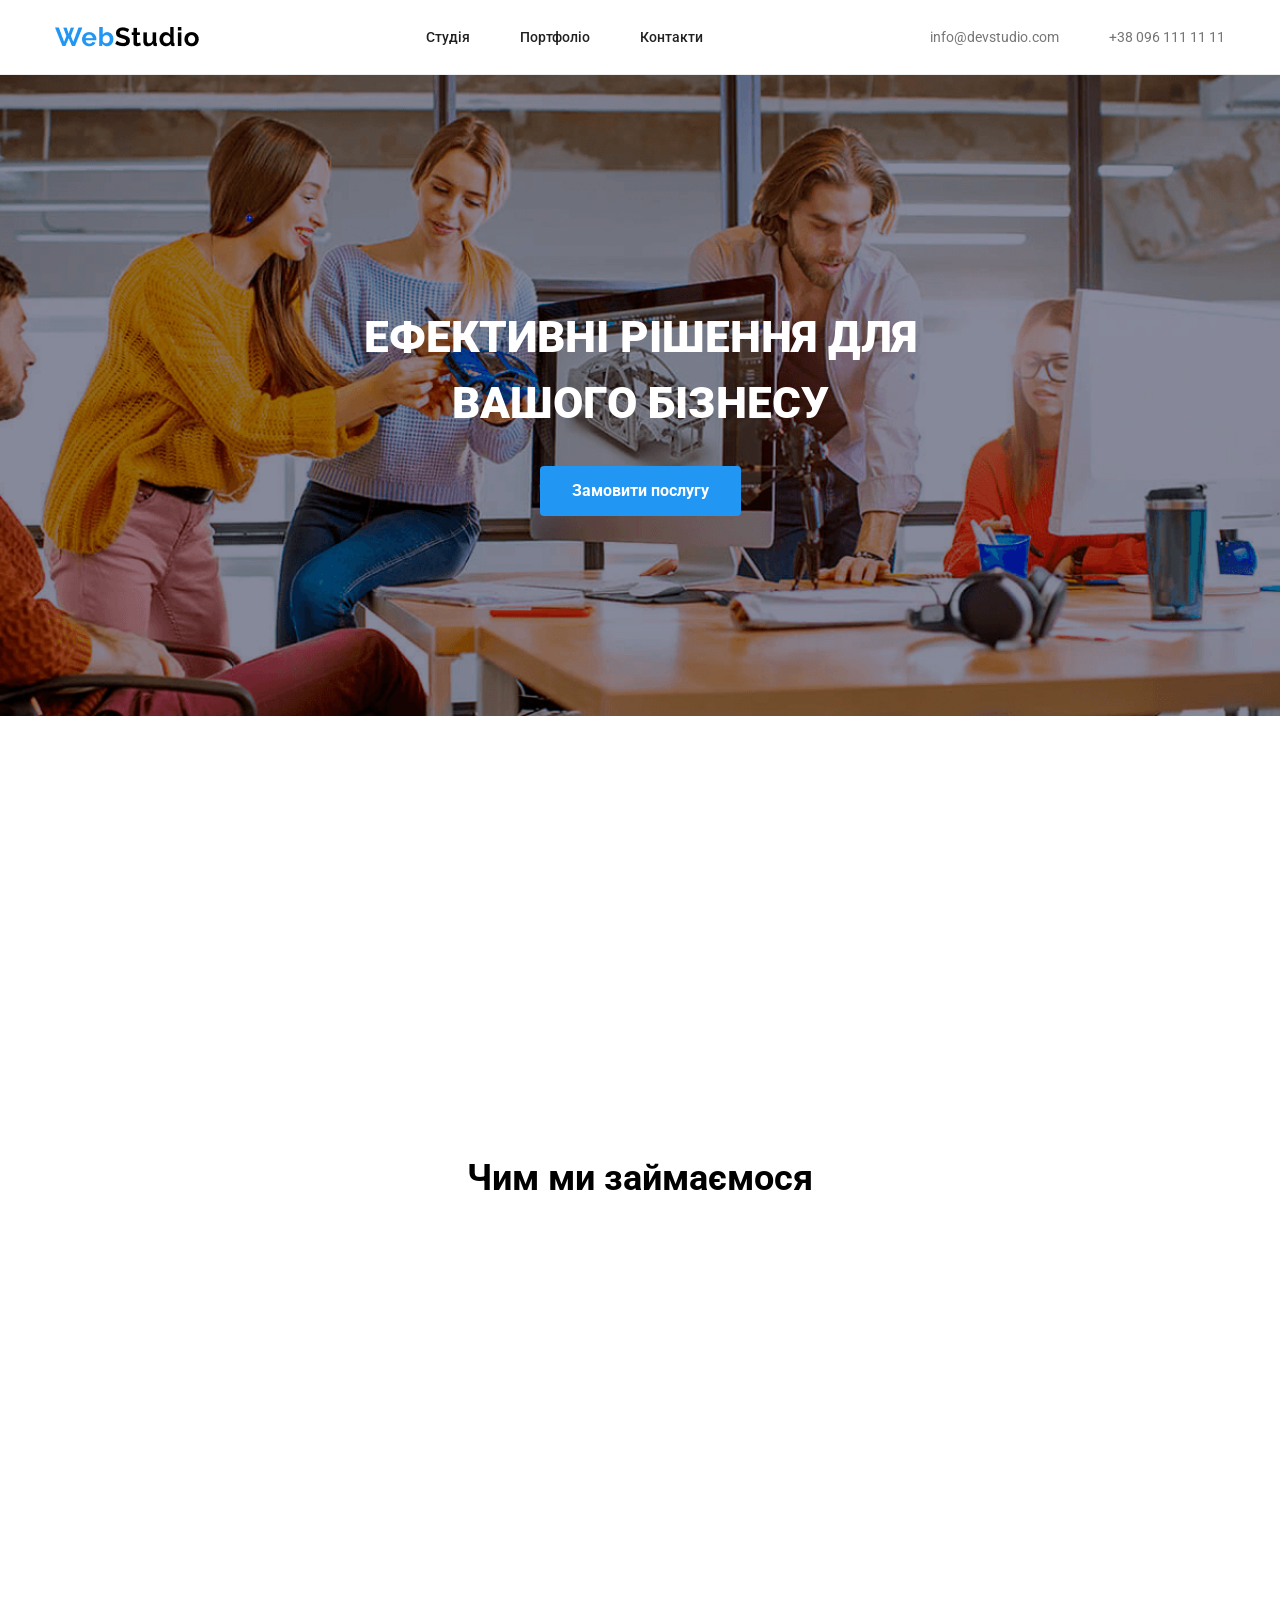
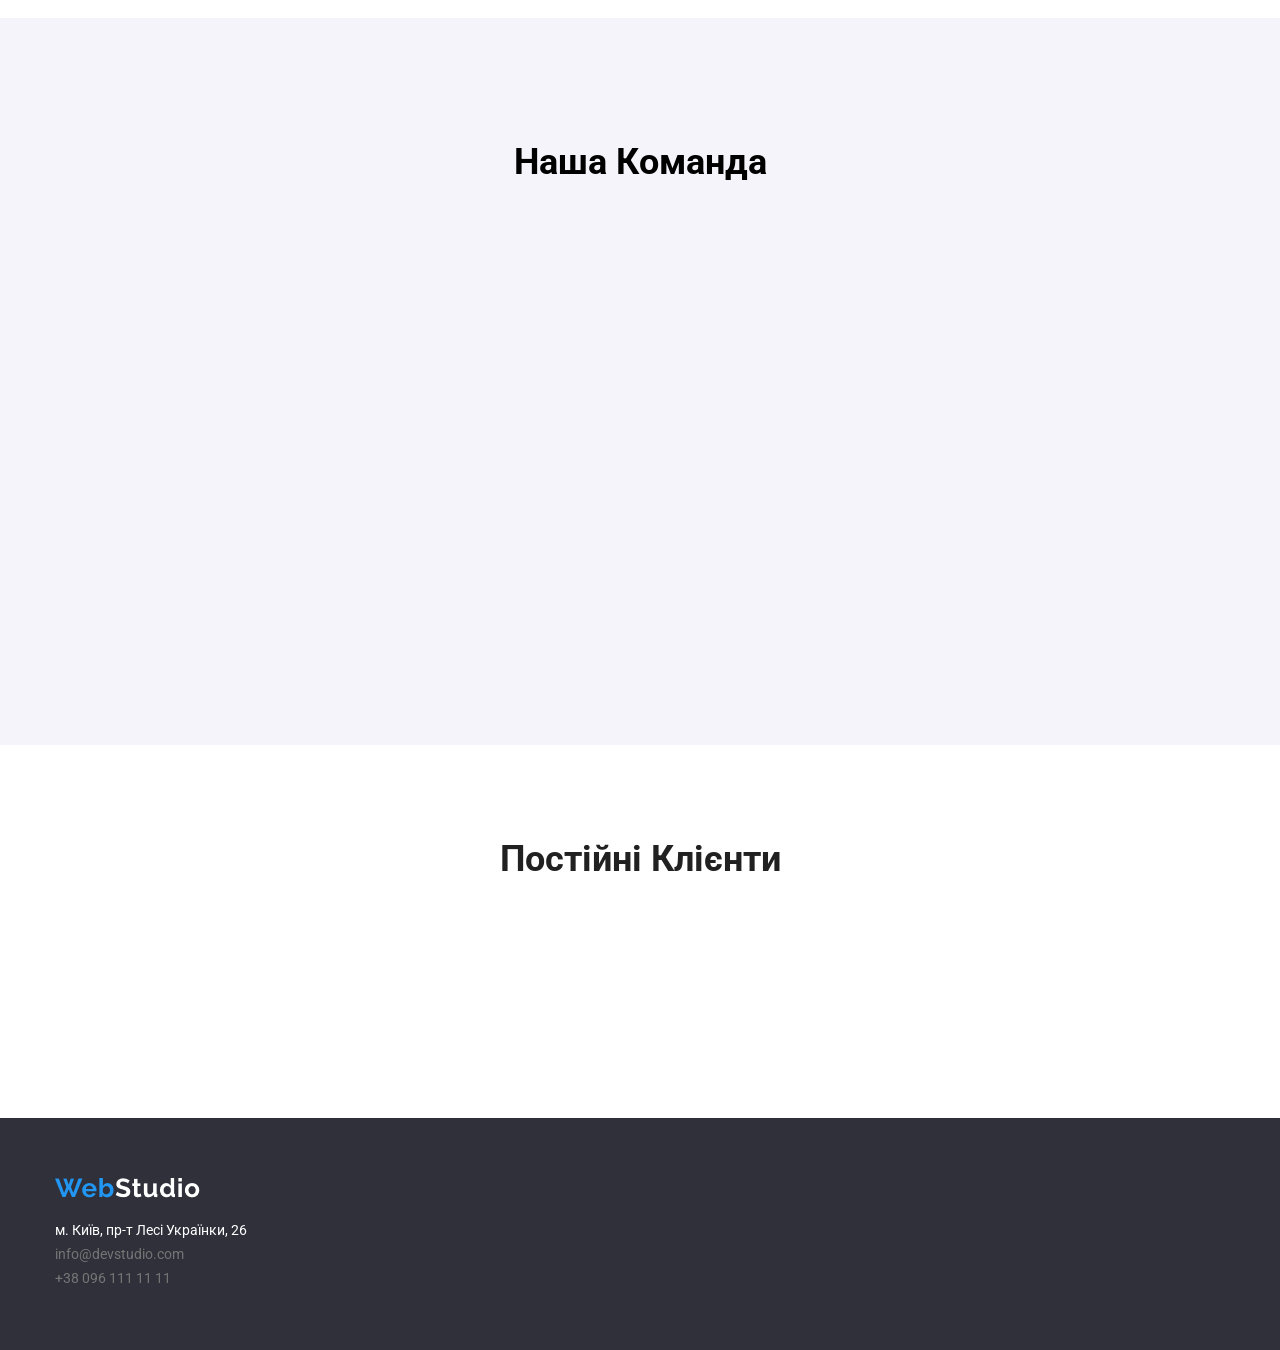
<file: index.html>
<!DOCTYPE html>
<html lang="en">

<head>
    <meta charset="UTF-8">
    <meta name="viewport" content="width=device-width, initial-scale=1.0">
    <!-- <link rel="stylesheet" href="https://meyerweb.com/eric/tools/css/reset/reset200802.css"> -->
    <link rel="stylesheet" href="normalize.css">
    <link rel="preconnect" href="https://fonts.googleapis.com">
    <link rel="preconnect" href="https://fonts.gstatic.com" crossorigin>
    <link href="https://fonts.googleapis.com/css2?family=Roboto:ital,wght@0,100..900;1,100..900&display=swap"
        rel="stylesheet">
    <link href="https://unpkg.com/aos@2.3.1/dist/aos.css" rel="stylesheet">
    <link rel="stylesheet" href="style.css">
    <title>Web Studio</title>
</head>

<body>
    <header>
        <div class="container header-flex">
            <img src="Images/WebStudio.png" alt="" class="logo">
            <nav class="Navigation">
                <ul class="Navigation-List" id="site-navigation">
                    <li><a class="Navigation-Link" data-aos="fade-right" href="index.html">Студія</a></li>
                    <li><a class="Navigation-Link" data-aos="fade-right" data-aos-delay="300"
                            href="portfolio.html">Портфоліо</a></li>
                    <li><a class="Navigation-Link" data-aos="fade-right" data-aos-delay="600" href="">Контакти</a></li>
                </ul>
            </nav>
            <ul class="contacts">
                <li><a class="contact-link" href="mailto:info@devstudio.com">info@devstudio.com</a></li>
                <li><a class="contact-link" href="tel:+38 096 111 11 11">+38 096 111 11 11</a></li>
            </ul>

            <button class="burger-btn" id="burger-btn" aria-label="Відкрити меню" aria-expanded="false"
                aria-controls="site-navigation">
                <span class="burger-line"></span>
                <span class="burger-line"></span>
                <span class="burger-line"></span>
            </button>
        </div>
    </header>
    <main>
        <section class="effectivesolutions" data-aos="fade-down">
            <div class="container effects-flex" data-aos="fade-down" data-aos-delay="300">
                <h1 class="effects-title">Ефективні рішення для вашого бізнесу</h1>
                <button class="effects-button">Замовити послугу</button>
            </div>
        </section>
        <section class="purpose">
            <div class="container">
                <ul class="purpose-list">
                    <li class="purpose-item" data-aos="fade-right">
                        <h3 class="purpose-title">УВАГА ДО ДЕТАЛЕЙ</h3>
                        <p class="purpose-text">Ідейні міркування, і навіть початок повсякденної роботи з формування
                            позиції.</p>
                    </li>
                    <li class="purpose-item" data-aos="fade-right" data-aos-delay="300">
                        <h3 class="purpose-title">ПУНКТУАЛЬНІСТЬ</h3>
                        <p class="purpose-text">Завдання організації, особливо рамки і місце навчання кадрів тягне у
                            себе.
                        </p>
                    </li>
                    <li class="purpose-item" data-aos="fade-right" data-aos-delay="600">
                        <h3 class="purpose-title">ПЛАНУВАННЯ</h3>
                        <p class="purpose-text">Так само консультація з широким активом значною мірою зумовлює.</p>
                    </li>
                    <li class="purpose-item" data-aos="fade-right" data-aos-delay="900">
                        <h3 class="purpose-title">СУЧАСНІ ТЕХНОЛОГІЇ</h3>
                        <p class="purpose-text">Значимість цих проблем настільки очевидна, що реалізація планових
                            завдань.
                        </p>
                    </li>
                </ul>
            </div>
        </section>
        <section class="work">
            <div class="container">
                <h2 class="work-title">Чим ми займаємося
                </h2>
                <ul class="work-list">
                    <li> <img src="Images/img.png" alt="" class="work-image" data-aos="fade-right" data-aos-delay="600">
                    </li>
                    <li> <img src="Images/box 2.png" alt="" class="work-image" data-aos="fade-up" data-aos-delay="1200">
                    </li>
                    <li> <img src="Images/box 3.png" alt="" class="work-image" data-aos="fade-left"
                            data-aos-delay="900">
                    </li>
                </ul>
        </section>
        <section class="team">
            <div class="container">
                <h2 class="team-title"> Наша Команда</h2>
                <ul class="team-list">
                    <li class="team-people" data-aos="fade-up" data-aos-delay="300"><img src="Images/img (1).png" alt=""
                            class="team-photo">
                        <h4 class="team-name">Ігор Дем'яненко</h4>
                        <p class="job">Product Designer</p>
                        <div class="social-list">
                            <a class="social-link" href="#"><svg class="social-item">
                                    <use class="social-media" href="/Images/symbol-defs.svg#instagram2"></use>
                                </svg></a>
                            <a class="social-link" href="#"> <svg class="social-item">
                                    <use class="social-media" href="/Images/symbol-defs.svg#twitter1"></use>
                                </svg></a>
                            <a class="social-link" href=""><svg class="social-item">
                                    <use class="social-media" href="/Images/symbol-defs.svg#facebook1"></use>
                                </svg></a>
                            <a class="social-link" href="#"><svg class="social-item">
                                    <use class="social-media" href="/Images/symbol-defs.svg#linkedin1"></use>
                                </svg></a>
                        </div>
                    </li>
                    <li class="team-people" data-aos="fade-down" data-aos-delay="600"><img src="Images/img (1).jpg"
                            alt="" class="team-photo">
                        <h4 class="team-name">Ольга Репіна</h4>
                        <p class="job">Frontend Developer </p>
                         <div class="social-list">
                            <a  class="social-link" href="#"><svg class="social-item">
                                    <use class="social-media" href="/Images/symbol-defs.svg#instagram2"></use>
                                </svg></a>
                            <a class="social-link" href="#"> <svg class="social-item">
                                    <use class="social-media" href="/Images/symbol-defs.svg#twitter1"></use>
                                </svg></a>
                            <a class="social-link" href=""><svg class="social-item">
                                    <use class="social-media" href="/Images/symbol-defs.svg#facebook1"></use>
                                </svg></a>
                            <a class="social-link" href="#"><svg class="social-item">
                                    <use class="social-media" href="/Images/symbol-defs.svg#linkedin1"></use>
                                </svg></a>
                        </div>
                    </li>
                    <li class="team-people" data-aos="fade-up" data-aos-delay="900"><img src="Images/img (2).jpg" alt=""
                            class="team-photo">
                        <h4 class="team-name">Микола Тарасов</h4>
                        <p class="job">Marketing</p>
                         <div class="social-list">
                            <a  class="social-link" href="#"><svg class="social-item">
                                    <use class="social-media" href="/Images/symbol-defs.svg#instagram2"></use>
                                </svg></a>
                            <a class="social-link" href="#"> <svg class="social-item">
                                    <use class="social-media" href="/Images/symbol-defs.svg#twitter1"></use>
                                </svg></a>
                            <a class="social-link" href=""><svg class="social-item">
                                    <use class="social-media" href="/Images/symbol-defs.svg#facebook1"></use>
                                </svg></a>
                            <a class="social-link" href="#"><svg class="social-item">
                                    <use class="social-media" href="/Images/symbol-defs.svg#linkedin1"></use>
                                </svg></a>
                        </div>
                    </li>
                    <li class="team-people" data-aos="fade-down" data-aos-delay="1200"><img src="Images/img (3).jpg"
                            alt="" class="team-photo">
                        <h4 class="team-name">Махайло Єрмаков</h4>
                        <p class="job">UI Designer</p>
                         <div class="social-list">
                            <a class="social-link" href="#"><svg class="social-item">
                                    <use class="social-media" href="/Images/symbol-defs.svg#instagram2"></use>
                                </svg></a>
                            <a class="social-link" href="#"> <svg class="social-item">
                                    <use class="social-media" href="/Images/symbol-defs.svg#twitter1"></use>
                                </svg></a>
                            <a class="social-link" href=""><svg class="social-item">
                                    <use class="social-media" href="/Images/symbol-defs.svg#facebook1"></use>
                                </svg></a>
                            <a class="social-link" href="#"><svg class="social-item">
                                    <use class="social-media" href="/Images/symbol-defs.svg#linkedin1"></use>
                                </svg></a>
                        </div>
                    </li>
                </ul>
            </div>
        </section>
    </main>
    <section class="clients">
        <div class="container">
            <h2 class="client-title">Постійні Клієнти</h2>
            <ul class="client-list">
                <li data-aos="fade-up" data-aos-delay="300"><img src="./Images/Logo (1).png" alt="Client 1"
                        class="client-image"></li>
                <li data-aos="fade-down" data-aos-delay="600"><img src="./Images/Logo (2).png" alt="Client 2"
                        class="client-image"></li>
                <li data-aos="fade-up" data-aos-delay="900"><img src="./Images/Logo (3).png" alt="Client 3"
                        class="client-image"></li>
                <li data-aos="fade-down" data-aos-delay="1200"><img src="./Images/Logo (4).png" alt="Client 4"
                        class="client-image"></li>
                <li data-aos="fade-up" data-aos-delay="1500"><img src="./Images/Logo (5).png" alt="Client 5"
                        class="client-image"></li>
                <li data-aos="fade-down" data-aos-delay="1800"><img src="./Images/Logo (6).png" alt="Client 6"
                        class="client-image"></li>
            </ul>
        </div>
    </section>
    <footer>
        <div class="container"> <img src="Images/WebStudio (1).png" alt="" class="footer-logo">
            <address class="address">м. Київ, пр-т Лесі Українки, 26</address>
            <ul class="footer-contacts">
                <li><a class="contact-link" href="mailto:info@devstudio.com">info@devstudio.com</a></li>
                <li><a class="contact-link" href="tel:+38 096 111 11 11">+38 096 111 11 11</a></li>
            </ul>
        </div>
    </footer>
    <script src="https://unpkg.com/aos@2.3.1/dist/aos.js"></script>
    <script>
        AOS.init();
    </script>
    <script src="script.js"></script>
</body>

</html>
</file>
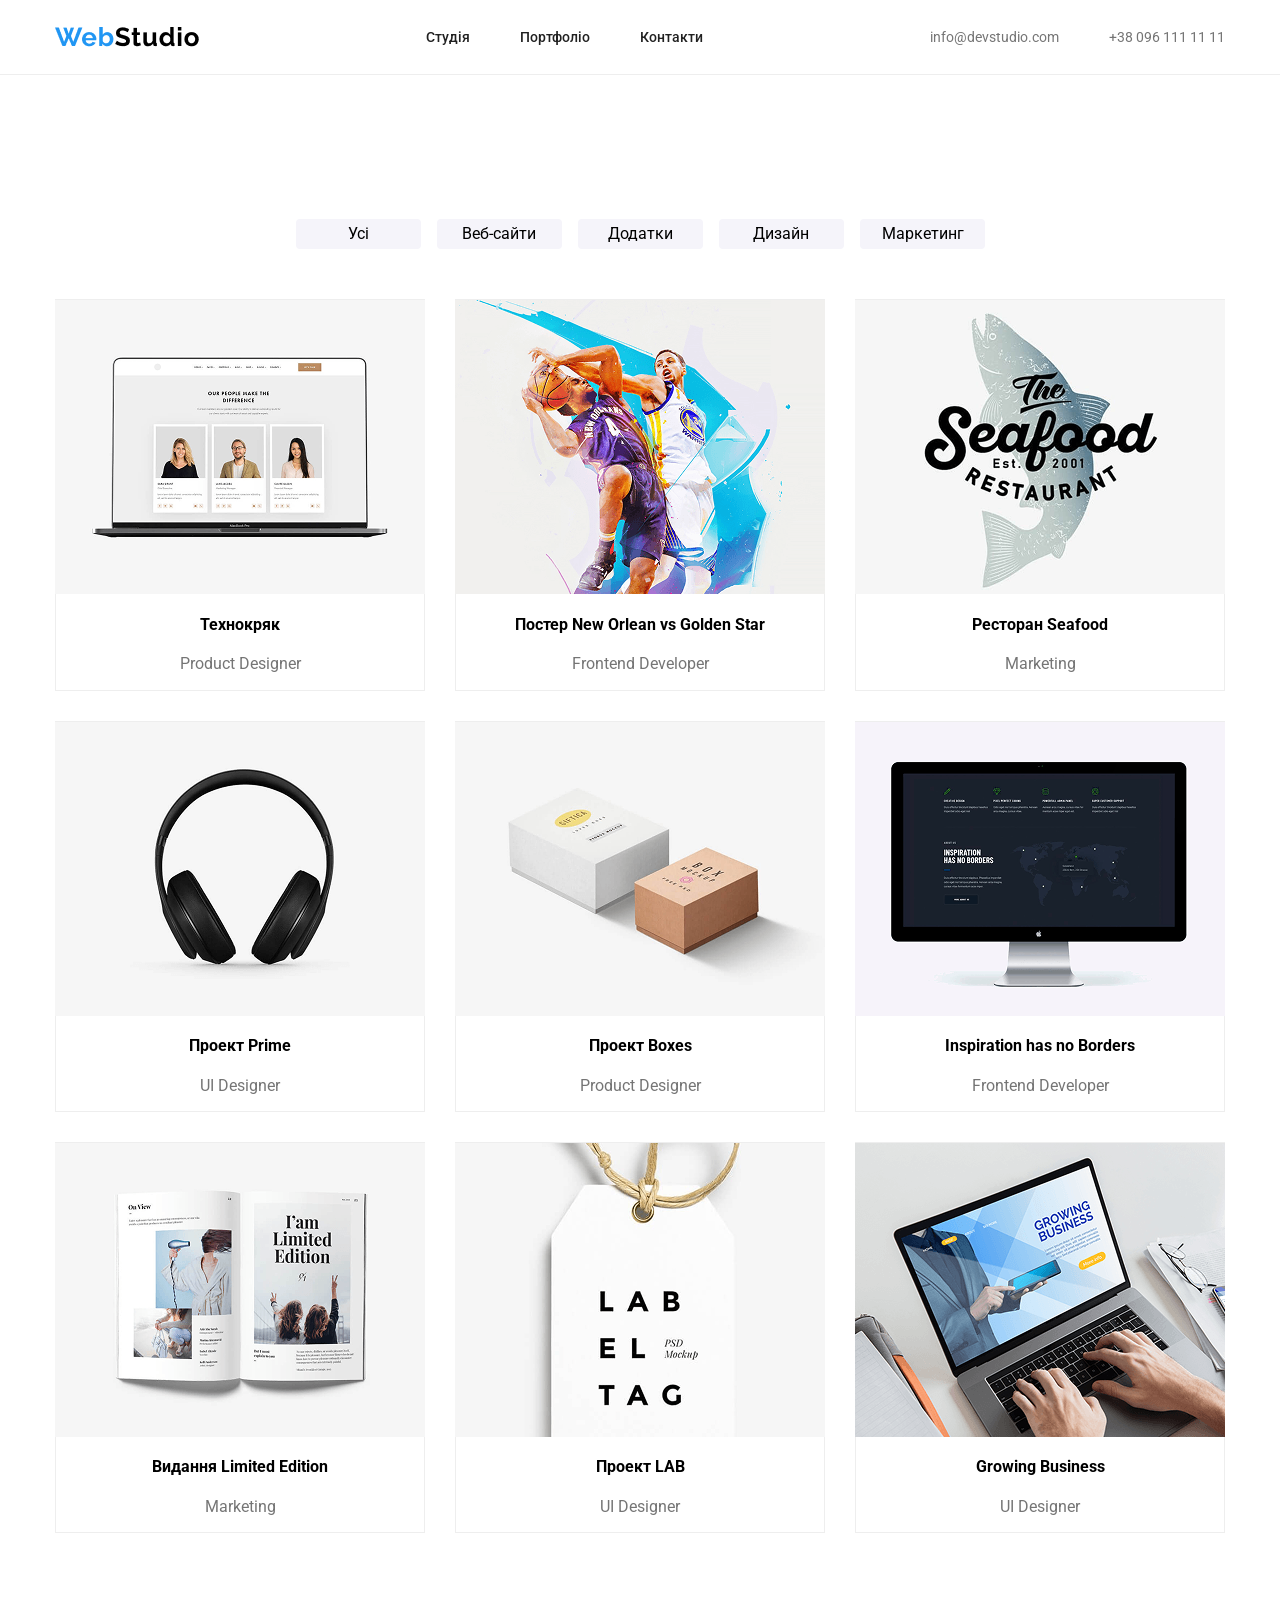
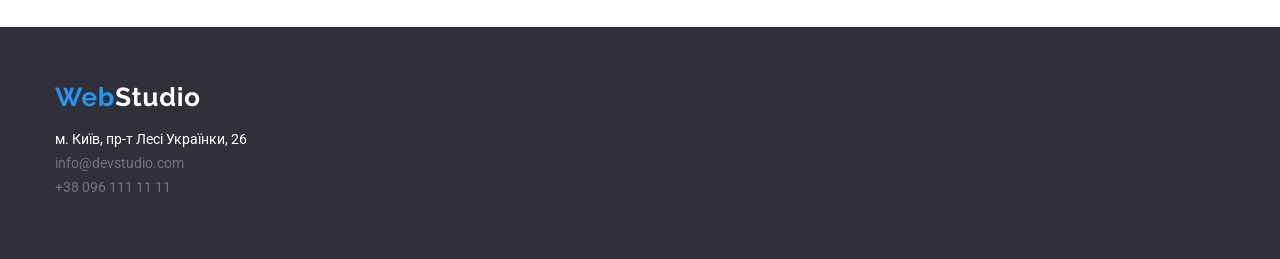
<file: portfolio.html>
<!DOCTYPE html>
<html lang="en">

<head>
    <meta charset="UTF-8">
    <meta name="viewport" content="width=device-width, initial-scale=1.0">
    <!-- <link rel="stylesheet" href="https://meyerweb.com/eric/tools/css/reset/reset200802.css"> -->
    <link rel="stylesheet" href="normalize.css">
    <link rel="stylesheet" href="style.css">
    <link rel="preconnect" href="https://fonts.googleapis.com">
    <link rel="preconnect" href="https://fonts.gstatic.com" crossorigin>
    <link href="https://fonts.googleapis.com/css2?family=Roboto:ital,wght@0,100..900;1,100..900&display=swap"
        rel="stylesheet">
    <link href="https://unpkg.com/aos@2.3.1/dist/aos.css" rel="stylesheet">
    <title>Portfolio</title>
</head>

<body>
    <header>
        <div class="container header-flex">

            <img src="Images/WebStudio.png" alt="" class="logo">
            <nav class="Navigation">
                <ul class="Navigation-List">
                    <li><a class="Navigation-Link" href="index.html">Студія</a></li>
                    <li><a class="Navigation-Link" href="portfolio.html">Портфоліо</a></li>
                    <li><a class="Navigation-Link" href="">Контакти</a></li>
                </ul>
            </nav>
            <ul class="contacts">
                <li><a class="contact-link" href="mailto:info@devstudio.com">info@devstudio.com</a></li>
                <li><a class="contact-link" href="tel:+38 096 111 11 11">+38 096 111 11 11</a></li>
            </ul>
            <button class="burger-btn" id="burger-btn" aria-label="Відкрити меню" aria-expanded="false"
                aria-controls="site-navigation">
                <span class="burger-line"></span>
                <span class="burger-line"></span>
                <span class="burger-line"></span>
            </button>
        </div>
    </header>
    <main>
        <section class="products">
            <div class="container">
                <div class="button-list">
                    <button class="product-button" data-aos="fade-right">Усі</button>
                    <button class="product-button" data-aos="fade-right" data-aos-delay="300">Веб-сайти</button>
                    <button class="product-button" data-aos="fade-right" data-aos-delay="600">Додатки</button>
                    <button class="product-button" data-aos="fade-right" data-aos-delay="900">Дизайн</button>
                    <button class="product-button" data-aos="fade-right" data-aos-delay="1200">Маркетинг</button>
                </div>
                <ul class="product-list">
                    <li class="products1"><img src="Images/img 67.png" alt="" class="product-photo">
                        <h4 class="product-name">Технокряк</h4>
                        <p class="job">Product Designer</p>
                        <div class="overlay">
                            <h3 class="product-info">Lorem ipsum dolor sit amet consectetur adipisicing elit. Quam saepe
                                architecto iste aliquid perferendis exercitationem magni non omnis natus officia vel
                                ipsa, numquam ullam neque labore corrupti, quisquam ab totam autem similique eos rem
                                iusto quas. Omnis eveniet eligendi consequatur perspiciatis rem ipsam voluptatem
                                possimus, earum, iure at quo vel?</h3>
                        </div>
                    </li>
                    <li class="products1"><img src="Images/img (1.1).png" alt="" class="product-photo">
                        <h4 class="product-name">Постер New Orlean vs Golden Star</h4>
                        <p class="job">Frontend Developer </p>
                        <div class="overlay">
                            <h3 class="product-info">Lorem ipsum dolor sit amet consectetur, adipisicing elit. Incidunt
                                cumque cupiditate soluta sed earum quisquam ea quidem, inventore nemo enim temporibus
                                voluptatibus quaerat saepe vitae quasi perspiciatis, commodi architecto distinctio illum
                                molestiae ipsam voluptatem beatae quae. Cupiditate enim itaque, autem nobis deserunt
                                quisquam ipsa repellat, vitae aperiam repellendus a. Soluta.</h3>
                        </div>
                    </li>
                    <li class="products1"><img src="Images/img (2).png" alt="" class="product-photo">
                        <h4 class="product-name">Ресторан Seafood</h4>
                        <p class="job">Marketing</p>
                        <div class="overlay">
                            <h3 class="product-info">Lorem ipsum dolor sit amet consectetur adipisicing elit. Expedita,
                                harum a! Corporis, earum! Fugiat sunt, debitis officia dolore, doloribus ipsa illum
                                corporis magni amet tenetur, impedit voluptatum! Ipsum, incidunt sapiente eum placeat
                                repellendus impedit natus quia blanditiis modi magnam maxime quibusdam repellat nam
                                laboriosam porro voluptate aperiam. Labore, corrupti nesciunt?</h3>
                        </div>
                    </li>
                    <li class="products1"><img src="Images/img (3).png" alt="" class="product-photo">
                        <h4 class="product-name"> Проект Prime </h4>
                        <p class="job">UI Designer</p>
                        <div class="overlay">
                            <h3 class="product-info">Lorem ipsum dolor, sit amet consectetur adipisicing elit. Expedita
                                alias illum ipsum possimus, quae exercitationem molestias accusantium? Necessitatibus
                                blanditiis mollitia rerum pariatur magni modi, tempore molestiae dolores voluptates
                                consequuntur vero voluptatum quas! Aliquam placeat quia natus omnis aut ipsa, dolores
                                nulla, in labore rem veniam, ab commodi! Eveniet, dolorum minus.</h3>
                        </div>
                    </li>
                    <li class="products1"><img src="Images/img (4).png" alt="" class="product-photo">
                        <h4 class="product-name">Проект Boxes</h4>
                        <p class="job">Product Designer</p>
                        <div class="overlay">
                            <h3 class="product-info">Lorem ipsum dolor sit amet consectetur, adipisicing elit. Veniam
                                laudantium odio a sit animi dignissimos consectetur ducimus consequatur. Ea soluta
                                veniam voluptatibus expedita? Blanditiis molestias, alias iste officiis illum ducimus
                                voluptatum autem id obcaecati neque quo non nemo quia dolor? Aperiam a nemo quibusdam
                                numquam, harum quasi soluta aspernatur quae.</h3>
                        </div>
                    </li>
                    <li class="products1"><img src="Images/img (5).png" alt="" class="product-photo">
                        <h4 class="product-name">Inspiration has no Borders</h4>
                        <p class="job">Frontend Developer </p>
                        <div class="overlay">
                            <h3 class="product-info">Lorem ipsum, dolor sit amet consectetur adipisicing elit. Culpa
                                itaque, similique a magnam expedita rem aliquam blanditiis harum vel repellat velit
                                dicta non eaque, nobis repudiandae aut ipsa possimus amet. Vel laborum delectus in.
                                Aliquid beatae impedit harum recusandae quasi. Aperiam dignissimos, exercitationem quia
                                possimus tempore ipsum eius itaque minus.</h3>
                        </div>
                    </li>
                    <li class="products1"><img src="Images/img (6).png" alt="" class="product-photo">
                        <h4 class="product-name">Видання Limited Edition</h4>
                        <p class="job">Marketing</p>
                        <div class="overlay">
                            <h3 class="product-info">Lorem ipsum dolor, sit amet consectetur adipisicing elit. Non aut
                                facere nam aliquid? A explicabo libero laudantium incidunt sit quis nam soluta quod
                                error? Reiciendis, laboriosam. Sed vel ipsam amet voluptatibus sunt ipsum facere quaerat
                                nihil debitis. Quam ex ipsum id dolor. At qui quasi in suscipit dolores aspernatur
                                consectetur.</h3>
                        </div>
                    </li>
                    <li class="products1"><img src="Images/img (7).png" alt="" class="product-photo">
                        <h4 class="product-name">Проект LAB </h4>
                        <p class="job">UI Designer</p>
                        <div class="overlay">
                            <h3 class="product-info">Lorem ipsum dolor, sit amet consectetur adipisicing elit.
                                Exercitationem quisquam culpa magnam? Officia placeat sunt aliquam architecto! Mollitia
                                eius nostrum similique minus magni, quasi error rerum culpa magnam, cum voluptatum ut
                                fugiat commodi esse deserunt asperiores quos. Labore magni corrupti nesciunt, voluptas
                                iusto quos veniam fugit voluptates esse natus iste?.</h3>
                        </div>
                    </li>
                    <li class="products1"><img src="Images/img (8).png" alt="" class="product-photo">
                        <h4 class="product-name">Growing Business</h4>
                        <p class="job">UI Designer</p>
                        <div class="overlay">
                            <h3 class="product-info">Lorem ipsum dolor sit amet consectetur adipisicing elit. In,
                                accusamus exercitationem dolor ipsa voluptate ipsum ab ratione praesentium animi dolore!
                                Earum impedit exercitationem labore! Repellendus qui voluptatum ea distinctio voluptatem
                                magni similique eligendi illo deleniti tenetur nostrum perspiciatis corrupti fugit
                                recusandae error unde itaque sapiente quidem, iste ullam impedit neque!</h3>
                        </div>
                    </li>
                </ul>
            </div>
        </section>
    </main>
    <footer>
        <div class="container"> <img src="Images/WebStudio (1).png" alt="" class="footer-logo">
            <address class="address">м. Київ, пр-т Лесі Українки, 26</address>
            <ul class="footer-contacts">
                <li><a class="contact-link" href="mailto:info@devstudio.com">info@devstudio.com</a></li>
                <li><a class="contact-link" href="tel:+38 096 111 11 11">+38 096 111 11 11</a></li>
            </ul>
        </div>
    </footer>
    <script src="https://unpkg.com/aos@2.3.1/dist/aos.js"></script>
    <script>
        AOS.init();
    </script>
    <script src="script.js"></script>
</body>

</html>
</file>
<file: style.css>
.container {
    max-width: 1170px;
    margin: 0 auto;
}

body {
    font-family: "Roboto", sans-serif;
}

.effects-title {
    font-weight: 900;
    font-size: 44px;
    line-height: 1.5;
    letter-spacing: 6%;
    color: white;
    text-transform: uppercase;
    text-align: center;
    width: 696px;
}

.effectivesolutions {
    background-color: #2F303A;
}

.effects-button {
    font-weight: 700;
    font-size: 16px;
    line-height: 1.875;
    letter-spacing: 6%;
    text-align: center;
    color: #FFFFFF;
    background-color: #2196F3;
    padding-top: 10px;
    padding-bottom: 10px;
    padding-left: 32px;
    padding-right: 32px;
    border: none;
    border-radius: 4px;

}

.purpose-title {
    font-weight: 700;
    font-size: 14px;
    letter-spacing: 3%;
    text-transform: uppercase;
}

.purpose-text {
    font-weight: 400;
    font-size: 14px;
    letter-spacing: 3%;
    line-height: 1.714;
    color: #757575;
}

.work-title {
    font-weight: 700;
    font-size: 36px;
    letter-spacing: 3%;
    display: flex;
    justify-content: center;
    flex-direction: column;
    align-items: center;

}

.team-title {
    font-weight: 700;
    font-size: 36px;
    letter-spacing: 3%;
    display: flex;
    justify-content: center;
    align-items: center;
}

.team-name {
    font-weight: 500;
    font-size: 16px;
    letter-spacing: 3%;

}

.job {
    font-weight: 400;
    font-size: 16px;
    letter-spacing: 3%;
    color: #757575;

}

.contact-link {
    color: #757575;
    font-weight: 400;
    font-size: 14PX;
    line-height: 24px;
    letter-spacing: 3%;
    text-decoration: none;

}

.contact-link:hover {
    color: #2196F3;
}

.contact-link:active {
    color: #11538a;
}

address {
    font-style: normal;
    font-weight: 400;
    font-size: 14px;
    line-height: 24px;
    letter-spacing: 3%;
    color: #FFFFFF;
}

footer {
    background-color: #2F303A;
}

.header-flex {
    display: flex;
    align-items: center;
    justify-content: space-between;
    padding-bottom: 25px;
    padding-top: 25px;
}

ul {
    margin: 0;
    padding: 0;
    list-style: none;
}

.Navigation-List {
    display: flex;
    gap: 50px;
}

.contacts {
    display: flex;
    gap: 50px;
}

.effects-flex {
    display: flex;
    justify-content: center;
    align-items: center;
    flex-direction: column;
}

.effectivesolutions {
    padding: 200px 0;
}

.purpose-list {
    display: flex;
    justify-content: space-between;
    align-items: flex-start;
    flex-direction: row;
    margin-top: 94px;
    margin-bottom: 94px;

}

.work-list {
    display: flex;
    justify-content: space-between;
    align-items: center;
}

.team-list {
    display: flex;
    justify-content: space-between;
    align-items: center;
}

.team-photo {
    width: 270px;
    height: 260px;
}

img {
    display: block;
}

.team {
    background-color: #F5F4FA;
    padding: 94px 0;
}

.team-people {
    background-color: #FFFFFF;
    flex-direction: column;
    text-align: center;
}

.job {
    margin-top: 0px;
}

.work {
    margin-bottom: 94px;
}

footer {
    padding-top: 60px;
    padding-bottom: 60px;
}

.footer-logo {
    padding-bottom: 20px;
}

.Navigation-Link {
    color: #212121;
    text-decoration: none;
    font-size: 14px;
    font-weight: 500;
    box-shadow: 0px 18px -4px #000000;
}

.Navigation-Link:hover {
    color: #2196F3;
}

.Navigation-Link:active {
    color: #11538a;
}

.product-list {
    display: flex;
    justify-content: space-between;
    align-items: center;
    flex-wrap: wrap;
    gap: 30px;
}

.product-image {
    width: 270px;
    height: 260px;
}

.products {
    background-color: #FFFFFF;
    padding: 94px 0;
}

.products1 {
    background-color: #FFFFFF;
    display: flex;
    justify-content: center;
    align-items: center;
    flex-direction: column;
    border: 1px solid #EEEEEE;
    width: 370px;
}

.products1:hover {
    box-shadow: 0px 5px 5px #00000050;
    cursor: pointer;
}

.product-button {
    background-color: #F5F4FA;
    border-radius: 4px;
    width: 125px;
    margin-left: 8px;
    margin-right: 8px;
    margin-top: 50px;
    margin-bottom: 50px;
    padding-top: 6px;
    padding-bottom: 6px;
    padding-left: 22px;
    padding-right: 22px;
    border: none;
}

.product-button:hover {
    color: #FFFFFF;
    background-color: #2196F3;
    box-shadow: 0px 5px 5px #00000050;
}

.product-button:active {
    color: #FFFFFF;
    background-color: #11538a;
    box-shadow: 0px 1px 5px #00000050;
}

.button-list {
    display: flex;
    align-items: center;
    justify-content: center;
}

header {
    border-bottom: 1px solid #EEEEEE;
}

* {
    box-sizing: border-box;
}

.purpose-item::before {
    content: url("./Images/antenna\ 1.png");
    background-color: #F5F4FA;
    display: block;
    width: 270px;
    text-align: center;
    padding-top: 25px;
    padding-bottom: 25px;
}

.purpose-item {
    width: 270px;
}

.purpose-item:nth-child(2)::before {
    content: url("./Images/clock\ 1.png");
}

.purpose-item:nth-child(3)::before {
    content: url("./Images/diagram\ 1.png");
}

.purpose-item:nth-child(4)::before {
    content: url("./Images/astronaut\ 1.png");
}

.effectivesolutions {
    background-image: url('Images/6767.png');
    background-repeat: no-repeat;
    background-size: cover;
    background-position: center bottom;
}

/* Large: 992px - 1199px */
@media (max-width: 1199px) {
    .effectivesolutions .container {
        max-width: 960px;
    }
}

@media (max-width: 1024px) {
    .effectivesolutions {
        background-image: url('Images/6767-tablet.png');
    }
}

/* Medium: 768px - 991px */
@media (min-width: 768px) and (max-width: 991px) {
    .effectivesolutions .container {
        max-width: 720px;
    }

    .purpose-list {
        max-width: 720px;
        margin-right: auto;
        margin-left: auto;
        flex-wrap: wrap;
        justify-content: center;
    }

    .purpose-item {
        margin: 25px;
    }

    .work-image {
        max-width: 267px;
    }

    .team-list {
        max-width: 720px;
        margin-right: auto;
        margin-left: auto;
        flex-wrap: wrap;
        justify-content: center;
    }

    .team-people {
        margin: 25px;
    }

    .client-list {
        max-width: 720px;
        margin-right: auto;
        margin-left: auto;
        flex-wrap: wrap;
        justify-content: center;
    }

    .client-image {
        margin: 20px;
    }

    .product-list {
        max-width: 720px;
        margin-right: auto;
        margin-left: auto;
        flex-wrap: wrap;
        justify-content: center;
    }

    .button-list {
        max-width: 720px;
        margin-right: auto;
        margin-left: auto;
        flex-wrap: wrap;
        justify-content: center;
    }
}

/* Small: 576px - 767px */
@media (max-width: 767px) {
    .effectivesolutions .container {
        max-width: 540px;
    }

    .effectivesolutions {
        background-image: url('Images/6767-mobile.png');
    }

    .purpose-list {
        max-width: 420px;
        margin-right: auto;
        margin-left: auto;
        flex-wrap: wrap;
        justify-content: center;
    }

    .purpose-item {
        margin-right: 45px;
        margin-left: 45px;
    }

    .work-image {
        max-width: 217px;
    }

    .team-list {
        max-width: 720px;
        margin-right: auto;
        margin-left: auto;
        flex-wrap: wrap;
        justify-content: center;
    }

    .team-people {
        margin: 25px;
    }

    .client-list {
        max-width: 720px;
        margin-right: auto;
        margin-left: auto;
        flex-wrap: wrap;
        justify-content: center;
    }

    .client-image {
        margin: 20px;
    }

    .product-list {
        max-width: 720px;
        margin-right: auto;
        margin-left: auto;
        flex-wrap: wrap;
        justify-content: center;
    }

    .button-list {
        max-width: 720px;
        margin-right: auto;
        margin-left: auto;
        flex-wrap: wrap;
        justify-content: center;
    }
}

/* Extra small: 0px (320px) - 575px */
@media (max-width: 575px) {
    .effectivesolutions .container {
        max-width: 100%;
        padding: 0 15px;
    }

    .effectivesolutions {
        background-image: url('Images/6767-mobile.png');
    }

    .work-image {
        max-width: 167px;
    }

    .effects-title {
        width: 100%;
        font-size: 24px;
    }

    .product-list {
        max-width: 720px;
        margin-right: auto;
        margin-left: auto;
        flex-wrap: wrap;
        justify-content: center;
    }

    .button-list {
        max-width: 720px;
        margin-right: auto;
        margin-left: auto;
        flex-wrap: wrap;
        justify-content: center;
    }
}

.products1:hover {
    box-shadow: 0px 3px 6px 1px rgba(0, 0, 0, 0.32);
    transition: transform 100ms ease-in box-shadow 100ms ease-in;
    transform: translateY(-10px) scale(1.1);
}

.product-button {
    transition: transform 100ms ease-in box-shadow 100ms ease-in;
    transform: translateY(-10px) scale(1.1);
}

.overlay {
    position: absolute;
    top: 0;
    left: 0;
    right: 0;
    bottom: 0;
    background-color: #2196F3E5;
    color: white;
    display: flex;
    align-items: center;
    justify-content: center;
    flex-direction: column;
    opacity: 0;
    transition-property: opacity;
    transition-duration: 1s;
    transition-timing-function: ease;
}

.products1:hover .overlay {
    opacity: 1;
}

.product-info {
    font-weight: 400;
    font-size: 18px;
    color: white;
    font: roboto;
    padding-right: 24px;
    padding-left: 24px;
    padding-bottom: 63px;
    padding-top: 63px;
}

.products1 {
    position: relative;
}

.overlay {
    height: 295px;
}

.Navigation-Link {
    transition: transform 100ms ease-in box-shadow 100ms ease-in;
}

.Navigation-Link:hover {
    opacity: 1;
}

.clients {
    background-color: white;
}

.client-title {
    font: Roboto;
    font-weight: 700;
    font-size: 36px;
    color: #212121;
    margin-top: 94px;
    text-align: center;
}

.client-list {
    display: flex;
    flex-direction: row;
    justify-content: center;
    margin-top: 50px;
    gap: 30px;
    margin-bottom: 94px;
}

.client-image {
    padding: 16px;
    padding-bottom: 16px;
    padding-left: 32px;
    padding-right: 32px;
    border: 1px solid #AFB1B8;
    border-radius: 4px;
    transition: border-color 200ms ease, filter 200ms ease;
}

.client-image:hover {
    border-color: #2196F3;
    filter: brightness(0) saturate(100%) invert(48%) sepia(99%) saturate(2250%) hue-rotate(195deg) brightness(99%) contrast(91%);
}

.social-list {
    gap: 10px;
    margin-bottom: 30px;
    margin-top: 16px;
}


/* Small: 576px - 767px */
@media (max-width: 767px) {}

.burger-btn {
    display: none;
    flex-direction: column;
    gap: 5px;
    background: none;
    border: none;
    cursor: pointer;
    padding: 4px;

}

.burger-line {
    display: block;
    width: 25px;
    height: 2px;
    background-color: #333;
    transition: transform 0.3s ease, opacity 0.3s ease;

}

body {
    overflow-x: hidden;
}

.burger-btn.is-open .burger-line:nth-child(1) {
    transform: translateY(7px) rotate(45deg);
}

.burger-btn.is-open .burger-line:nth-child(2) {
    opacity: 0;
}

.burger-btn.is-open .burger-line:nth-child(3) {
    transform: translateY(-7px) rotate(-45deg);
}

@media (max-width: 767px) {
    .header-flex {
        position: relative;
    }

    .contacts {
        display: none;
    }

    .burger-btn {
        display: flex;
        z-index: 2;
    }

    .Navigation-List {
        position: absolute;
        top: calc(100% + 1px);
        right: 0;
        left: 0;
        min-height: calc(100vh - 72px);
        background: #FAFAFA;
        flex-direction: column;
        align-items: center;
        justify-content: center;
        gap: 30px;
        box-shadow: 0 8px 16px rgba(0, 0, 0, 0.1);
        transform: translateX(100%);
        transition: transform 0.3s ease;
        z-index: 1;
    }

    .Navigation-List.is-open {
        transform: translateX(0);
    }

    .Navigation-List .Navigation-Link {
        font-size: 32px;
    }
}

.social-item {
    color: #AFB1B8;
    width: 20px;
    height: 20px;   
}

.social-link:hover{
    color: #ffff;
    background-color: #2196F3;
}

.social-link {
    border-radius: 50%;
    overflow: hidden;
    display: inline-block;
    padding: 12px;
}
.social-link:hover .social-item {
    fill: #ffff;
}
</file>
